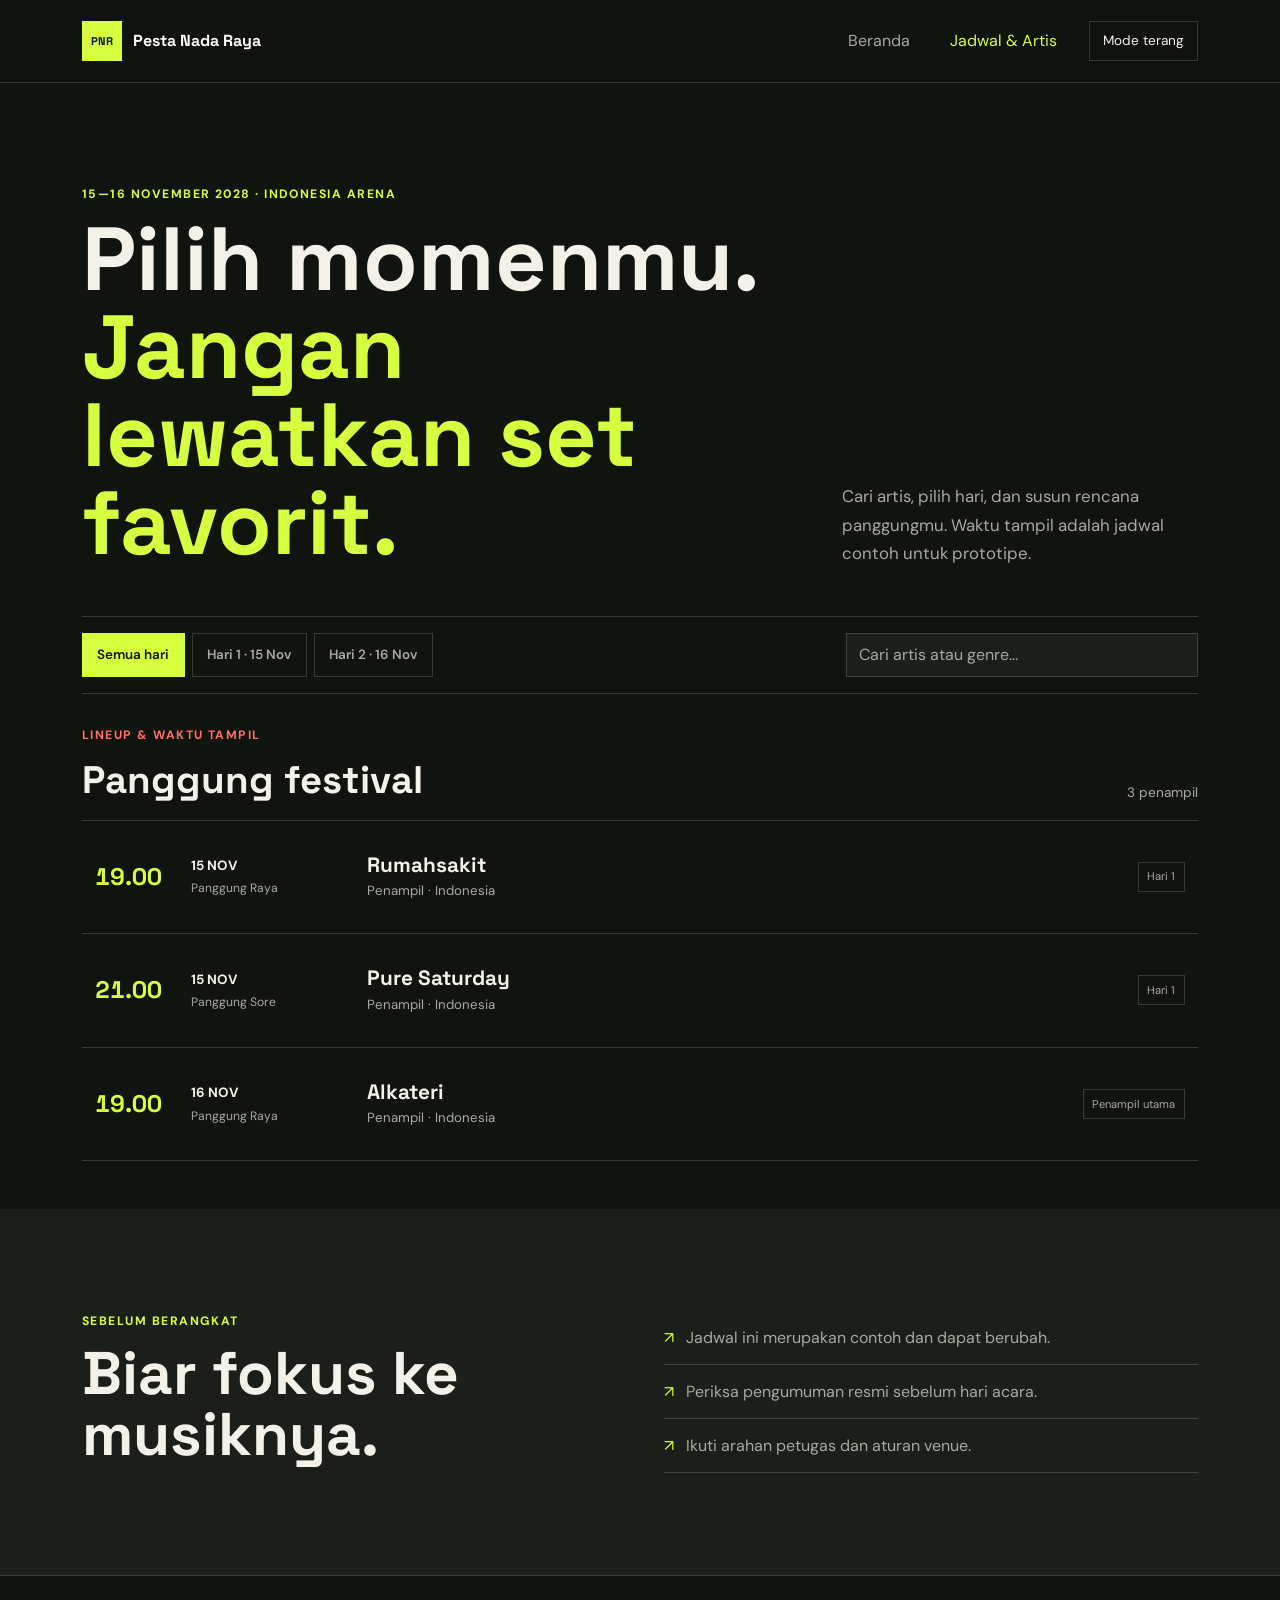
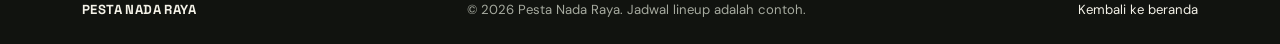
<file: jadwal.html>
<!doctype html>
<html lang="id" data-theme="dark">
<head>
  <meta charset="utf-8">
  <meta name="viewport" content="width=device-width, initial-scale=1">
  <meta name="theme-color" content="#11130f">
  <meta name="description" content="Jadwal panggung dan lineup Pesta Nada Raya, 15—16 November 2028.">
  <title>Jadwal &amp; Artis — Pesta Nada Raya</title>
  <link rel="preconnect" href="https://fonts.googleapis.com">
  <link rel="preconnect" href="https://fonts.gstatic.com" crossorigin>
  <link href="https://fonts.googleapis.com/css2?family=DM+Sans:wght@400;500;600;700&family=Space+Grotesk:wght@500;600;700&display=swap" rel="stylesheet">
  <link href="https://cdn.jsdelivr.net/npm/bootstrap@5.3.8/dist/css/bootstrap.min.css" rel="stylesheet" integrity="sha384-sRIl4kxILFvY47J16cr9ZwB07vP4J8+LH7qKQnuqkuIAvNWLzeN8tE5YBujZqJLB" crossorigin="anonymous">
  <link rel="stylesheet" href="style.css">
</head>
<body>
  <a class="skip-link" href="#konten-utama">Lewati ke konten utama</a>

  <header class="site-header">
    <nav class="navbar navbar-expand-lg navbar-dark" aria-label="Navigasi utama">
      <div class="container py-2">
        <a class="navbar-brand brand-mark" href="index.html"><span class="brand-symbol">PNR</span><span>Pesta Nada Raya</span></a>
        <button class="navbar-toggler" type="button" data-bs-toggle="collapse" data-bs-target="#menuUtama" aria-controls="menuUtama" aria-expanded="false" aria-label="Buka navigasi"><span class="navbar-toggler-icon"></span></button>
        <div class="collapse navbar-collapse" id="menuUtama">
          <ul class="navbar-nav ms-auto align-items-lg-center gap-lg-4">
            <li class="nav-item"><a class="nav-link" href="index.html">Beranda</a></li>
            <li class="nav-item"><a class="nav-link active" aria-current="page" href="jadwal.html">Jadwal &amp; Artis</a></li>
            <li class="nav-item mt-3 mt-lg-0"><button class="theme-toggle" type="button" data-theme-toggle aria-pressed="false">Mode terang</button></li>
          </ul>
        </div>
      </div>
    </nav>
  </header>

  <main id="konten-utama">
    <section class="schedule-intro section-space" aria-labelledby="judul-halaman">
      <div class="container">
        <p class="eyebrow text-lime">15—16 November 2028 · Indonesia Arena</p>
        <div class="row align-items-end g-4">
          <div class="col-lg-8"><h1 id="judul-halaman">Pilih momenmu.<br><span class="text-lime">Jangan lewatkan set favorit.</span></h1></div>
          <div class="col-lg-4"><p class="section-copy">Cari artis, pilih hari, dan susun rencana panggungmu. Waktu tampil adalah jadwal contoh untuk prototipe.</p></div>
        </div>
      </div>
    </section>

    <section class="schedule-section pb-5" aria-labelledby="judul-jadwal">
      <div class="container">
        <div class="schedule-toolbar">
          <div class="day-filters" role="group" aria-label="Filter hari festival">
            <button class="filter-button is-active" type="button" data-day-filter="all" aria-pressed="true">Semua hari</button>
            <button class="filter-button" type="button" data-day-filter="2028-11-15" aria-pressed="false">Hari 1 · 15 Nov</button>
            <button class="filter-button" type="button" data-day-filter="2028-11-16" aria-pressed="false">Hari 2 · 16 Nov</button>
          </div>
          <div class="artist-search">
            <label class="visually-hidden" for="cari-artis">Cari nama artis</label>
            <input class="form-control" id="cari-artis" type="search" placeholder="Cari artis atau genre..." autocomplete="off">
          </div>
        </div>

        <div class="d-flex flex-wrap justify-content-between align-items-end gap-3 schedule-heading">
          <div><p class="eyebrow">Lineup &amp; waktu tampil</p><h2 id="judul-jadwal">Panggung festival</h2></div>
          <p class="results-count mb-0" aria-live="polite"><span data-result-count>3</span> penampil</p>
        </div>

        <div class="schedule-list" data-schedule-list>
          <article class="schedule-row" data-artist data-day="2028-11-15" data-stage="panggung-raya">
            <time class="schedule-time" datetime="2028-11-15T19:00:00+07:00">19.00</time>
            <div class="schedule-day">15 NOV <span>Panggung Raya</span></div>
            <div class="schedule-artist"><h3>Rumahsakit</h3><p>Penampil · Indonesia</p></div>
            <span class="schedule-tag">Hari 1</span>
          </article>
          <article class="schedule-row" data-artist data-day="2028-11-15" data-stage="panggung-sore">
            <time class="schedule-time" datetime="2028-11-15T21:00:00+07:00">21.00</time>
            <div class="schedule-day">15 NOV <span>Panggung Sore</span></div>
            <div class="schedule-artist"><h3>Pure Saturday</h3><p>Penampil · Indonesia</p></div>
            <span class="schedule-tag">Hari 1</span>
          </article>
          <article class="schedule-row" data-artist data-day="2028-11-16" data-stage="panggung-raya">
            <time class="schedule-time" datetime="2028-11-16T19:00:00+07:00">19.00</time>
            <div class="schedule-day">16 NOV <span>Panggung Raya</span></div>
            <div class="schedule-artist"><h3>Alkateri</h3><p>Penampil · Indonesia</p></div>
            <span class="schedule-tag">Penampil utama</span>
          </article>
        </div>
        <p class="empty-state" data-empty-state hidden>Tidak ada artis yang cocok. Coba kata kunci lain.</p>
      </div>
    </section>

    <section class="schedule-note section-space" aria-labelledby="judul-catatan">
      <div class="container note-layout">
        <div><p class="eyebrow text-lime">Sebelum berangkat</p><h2 id="judul-catatan">Biar fokus ke musiknya.</h2></div>
        <ul class="note-list">
          <li>Jadwal ini merupakan contoh dan dapat berubah.</li>
          <li>Periksa pengumuman resmi sebelum hari acara.</li>
          <li>Ikuti arahan petugas dan aturan venue.</li>
        </ul>
      </div>
    </section>
  </main>

  <footer class="site-footer">
    <div class="container d-flex flex-column flex-md-row justify-content-between gap-3">
      <a class="footer-brand" href="index.html">PESTA NADA RAYA</a>
      <p class="mb-0">&copy; <span data-current-year>2026</span> Pesta Nada Raya. Jadwal lineup adalah contoh.</p>
      <a href="index.html">Kembali ke beranda</a>
    </div>
  </footer>

  <script src="https://cdn.jsdelivr.net/npm/bootstrap@5.3.8/dist/js/bootstrap.bundle.min.js" integrity="sha384-FKyoEForCGlyvwx9Hj09JcYn3nv7wiPVlz7YYwJrWVcXK/BmnVDxM+D2scQbITxI" crossorigin="anonymous"></script>
  <script src="script.js" defer></script>
</body>
</html>
</file>
<file: style.css>
:root {
  color-scheme: dark;
  --page: #11130f;
  --surface: #1b1e19;
  --surface-2: #252922;
  --ink: #f4f2e8;
  --muted: #a6aa9f;
  --line: rgba(244, 242, 232, .17);
  --lime: #d5ff3f;
  --coral: #ff705d;
  --blue: #91d9df;
  --paper: #eeeadf;
  --paper-ink: #181a15;
}

html[data-theme="light"] {
  color-scheme: light;
  --page: #eeeadf;
  --surface: #faf8f1;
  --surface-2: #e3dfd3;
  --ink: #181a15;
  --muted: #5b6056;
  --line: rgba(24, 26, 21, .19);
  --paper: #181a15;
  --paper-ink: #f4f2e8;
}

* { box-sizing: border-box; }

html { scroll-behavior: smooth; scroll-padding-top: 5rem; }

body {
  margin: 0;
  background: var(--page);
  color: var(--ink);
  font-family: "DM Sans", Arial, sans-serif;
  transition: background-color .2s ease, color .2s ease;
}

h1, h2, h3, .brand-mark, .footer-brand { font-family: "Space Grotesk", sans-serif; }
h1, h2, h3, p { text-wrap: pretty; }
a { color: inherit; }
a:focus-visible, button:focus-visible, input:focus-visible { outline: 3px solid var(--lime); outline-offset: 3px; }

.skip-link {
  position: absolute;
  left: 1rem;
  top: -5rem;
  z-index: 1000;
  padding: .75rem 1rem;
  background: var(--lime);
  color: #11130f;
}
.skip-link:focus { top: 1rem; }

.site-header { position: sticky; top: 0; z-index: 100; background: color-mix(in srgb, var(--page) 92%, transparent); backdrop-filter: blur(14px); border-bottom: 1px solid var(--line); }
.navbar { --bs-navbar-color: var(--muted); --bs-navbar-hover-color: var(--ink); --bs-navbar-active-color: var(--lime); }
.brand-mark { display: inline-flex; align-items: center; gap: .7rem; font-size: 1rem; font-weight: 700; letter-spacing: 0; }
.brand-symbol { display: grid; width: 2.5rem; aspect-ratio: 1; place-items: center; background: var(--lime); color: #11130f; font-size: .7rem; font-weight: 700; }
.theme-toggle { border: 1px solid var(--line); padding: .55rem .8rem; color: var(--ink); background: transparent; font: inherit; font-size: .85rem; }
.navbar-toggler { border-color: var(--line); }

.festival-hero { min-height: min(760px, calc(100svh - 70px)); position: relative; display: flex; align-items: end; overflow: hidden; background: #29231e; }
.hero-image, .hero-shade { position: absolute; inset: 0; width: 100%; height: 100%; }
.hero-image { object-fit: cover; object-position: center 48%; }
.hero-shade { background: linear-gradient(90deg, rgba(10, 12, 10, .86), rgba(10, 12, 10, .28) 66%, rgba(10, 12, 10, .12)), linear-gradient(0deg, rgba(10, 12, 10, .55), transparent 50%); }
.hero-content { position: relative; z-index: 1; padding-top: 5.5rem; padding-bottom: clamp(3.5rem, 9vh, 6.5rem); }
.eyebrow { margin: 0 0 .8rem; color: var(--coral); font-size: .76rem; font-weight: 700; letter-spacing: .12em; text-transform: uppercase; }
.text-lime { color: var(--lime) !important; }
.live-dot { display: inline-block; width: .55rem; height: .55rem; margin-right: .4rem; border-radius: 50%; background: var(--lime); box-shadow: 0 0 16px var(--lime); }
.festival-hero h1 { max-width: 850px; margin: 0; color: #fff; font-size: clamp(3.4rem, 9vw, 8rem); font-weight: 700; line-height: .88; }
.festival-hero h1 span { color: var(--lime); }
.hero-description { max-width: 34rem; margin: 1.35rem 0 0; color: rgba(255,255,255,.86); font-size: clamp(1rem, 2vw, 1.25rem); }
.button { display: inline-flex; min-height: 3rem; align-items: center; justify-content: center; gap: 1.3rem; padding: .8rem 1.15rem; text-decoration: none; font-size: .92rem; font-weight: 700; transition: transform .2s ease, background-color .2s ease; }
.button:hover { transform: translateY(-2px); }
.button-lime { background: var(--lime); color: #10120f; }
.button-lime:hover { background: #e2ff78; color: #10120f; }
.button-glass { border: 1px solid rgba(255,255,255,.65); color: #fff; background: rgba(12,14,12,.24); }
.button-glass:hover { color: #fff; background: rgba(255,255,255,.14); }
.hero-caption { margin: 2rem 0 0; color: rgba(255,255,255,.78); font-size: .84rem; letter-spacing: .04em; }
.hero-caption span { padding: 0 .5rem; color: var(--lime); }
.hero-scroll { position: absolute; right: max(1.2rem, calc((100vw - 1320px) / 2)); bottom: 2rem; z-index: 1; display: grid; width: 2.7rem; aspect-ratio: 1; place-items: center; border: 1px solid rgba(255,255,255,.5); color: white; text-decoration: none; font-size: 1.4rem; }

.event-strip { border-bottom: 1px solid var(--line); background: var(--surface); }
.event-grid { display: grid; grid-template-columns: repeat(4, 1fr); }
.event-grid > div { display: flex; min-height: 6rem; flex-direction: column; justify-content: center; gap: .25rem; padding: 1rem 1.25rem; border-right: 1px solid var(--line); }
.event-grid > div:first-child { padding-left: 0; }
.event-grid > div:last-child { border-right: 0; }
.event-label { color: var(--muted); font-size: .72rem; letter-spacing: .07em; text-transform: uppercase; }
.event-grid strong { font-family: "Space Grotesk", sans-serif; font-size: .95rem; }
.countdown { display: flex; gap: .7rem; }
.countdown span { display: flex; align-items: baseline; gap: .2rem; }
.countdown strong { color: var(--lime); font-size: 1.05rem; font-variant-numeric: tabular-nums; }
.countdown small { color: var(--muted); font-size: .67rem; }

.section-space { padding: clamp(4rem, 8vw, 7rem) 0; }
.section-heading { margin-bottom: 2rem; }
.section-heading h2, .experience-section h2, .ticket-panel h2, .schedule-note h2 { margin: 0; font-size: clamp(2rem, 4.7vw, 4rem); font-weight: 700; line-height: 1.02; }
.text-link { color: var(--lime); font-weight: 700; text-decoration: none; }
.text-link:hover { text-decoration: underline; text-underline-offset: .3rem; }
.artist-feature-grid { align-items: stretch; }
.artist-feature { position: relative; min-height: 19rem; height: 100%; overflow: hidden; background: var(--surface-2); }
.artist-feature img { position: absolute; inset: 0; width: 100%; height: 100%; object-fit: cover; transition: transform .45s ease; }
.artist-feature:hover img { transform: scale(1.04); }
.artist-feature::after { position: absolute; inset: 30% 0 0; content: ""; background: linear-gradient(0deg, rgba(0,0,0,.83), transparent); }
.artist-feature-large { min-height: 28rem; }
.artist-feature-tall { min-height: 28rem; }
.artist-stack { display: grid; height: 100%; grid-template-rows: 1fr 1fr; gap: .75rem; }
.artist-feature-short { min-height: 13.5rem; }
.artist-feature-color { background: var(--coral); color: #11130f; }
.artist-feature-color::after { display: none; }
.artist-type { position: absolute; top: 1rem; right: 1rem; color: rgba(17,19,15,.2); font-family: "Space Grotesk", sans-serif; font-size: clamp(2rem, 4vw, 3.6rem); font-weight: 700; line-height: .82; text-align: right; }
.artist-overlay { position: absolute; right: 1.25rem; bottom: 1.2rem; left: 1.25rem; z-index: 1; }
.artist-overlay span { color: rgba(255,255,255,.78); font-size: .75rem; }
.artist-feature-color .artist-overlay span { color: rgba(17,19,15,.72); }
.artist-overlay h3 { margin: .25rem 0 0; color: white; font-size: clamp(1.6rem, 3vw, 2.5rem); font-weight: 700; }
.artist-feature-color .artist-overlay h3 { color: #11130f; }

.experience-section { background: var(--paper); color: var(--paper-ink); }
.experience-section .eyebrow { color: #a63e32; }
.section-copy { max-width: 34rem; margin: 0; color: var(--muted); font-size: 1.05rem; line-height: 1.7; }
.experience-section .section-copy { color: #55594f; }
.experience-item { min-height: 15rem; padding: 1.3rem 0; border-top: 1px solid rgba(24,26,21,.28); }
.experience-number { color: #a63e32; font-size: .78rem; font-weight: 700; }
.experience-item h3 { margin: 2rem 0 .6rem; font-size: 1.45rem; font-weight: 700; }
.experience-item p { max-width: 22rem; margin: 0; color: #55594f; }

.ticket-section { padding-top: 1.25rem; }
.ticket-panel { display: flex; align-items: end; justify-content: space-between; gap: 2rem; padding: clamp(1.5rem, 5vw, 4rem); border: 1px solid var(--line); background: var(--surface); }
.ticket-panel h2 { max-width: 42rem; }
.ticket-panel p:not(.eyebrow) { max-width: 34rem; margin: 1rem 0 0; color: var(--muted); }
.site-footer { padding: 1.5rem 0; border-top: 1px solid var(--line); color: var(--muted); font-size: .82rem; }
.site-footer a { color: var(--ink); text-decoration: none; }
.site-footer a:hover { color: var(--lime); }
.footer-brand { font-weight: 700; letter-spacing: .03em; }

.schedule-intro { padding-bottom: 3rem; }
.schedule-intro h1 { margin: 0; font-family: "Space Grotesk", sans-serif; font-size: clamp(2.7rem, 7vw, 6.5rem); font-weight: 700; line-height: .98; }
.schedule-intro .section-copy { color: var(--muted); }
.schedule-toolbar { display: flex; flex-wrap: wrap; align-items: center; justify-content: space-between; gap: 1rem; padding: 1rem 0; border-top: 1px solid var(--line); border-bottom: 1px solid var(--line); }
.day-filters { display: flex; flex-wrap: wrap; gap: .45rem; }
.filter-button { min-height: 2.7rem; padding: .65rem .9rem; border: 1px solid var(--line); color: var(--muted); background: transparent; font: inherit; font-size: .84rem; font-weight: 600; }
.filter-button:hover, .filter-button.is-active { border-color: var(--lime); color: #11130f; background: var(--lime); }
.artist-search { width: min(100%, 22rem); }
.artist-search .form-control { min-height: 2.8rem; border-color: var(--line); border-radius: 0; color: var(--ink); background: var(--surface); }
.artist-search .form-control::placeholder { color: var(--muted); }
.artist-search .form-control:focus { border-color: var(--lime); box-shadow: 0 0 0 .2rem rgba(213,255,63,.15); }
.schedule-heading { padding: 2rem 0 1rem; }
.schedule-heading h2 { margin: 0; font-family: "Space Grotesk", sans-serif; font-size: clamp(1.8rem, 3vw, 2.5rem); font-weight: 700; }
.results-count { color: var(--muted); font-size: .85rem; }
.schedule-list { border-top: 1px solid var(--line); }
.schedule-row { display: grid; grid-template-columns: 5rem 10rem minmax(0,1fr) auto; align-items: center; gap: 1rem; min-height: 7.1rem; padding: 1rem .8rem; border-bottom: 1px solid var(--line); transition: background-color .15s ease; }
.schedule-row:hover { background: var(--surface); }
.schedule-time { color: var(--lime); font-family: "Space Grotesk", sans-serif; font-size: 1.5rem; font-weight: 700; font-variant-numeric: tabular-nums; }
.schedule-day { color: var(--ink); font-size: .84rem; font-weight: 700; }
.schedule-day span { display: block; margin-top: .2rem; color: var(--muted); font-size: .76rem; font-weight: 400; }
.schedule-artist h3 { margin: 0; font-family: "Space Grotesk", sans-serif; font-size: 1.3rem; font-weight: 700; }
.schedule-artist p { margin: .2rem 0 0; color: var(--muted); font-size: .83rem; }
.schedule-tag { padding: .35rem .55rem; border: 1px solid var(--line); color: var(--muted); font-size: .7rem; }
.empty-state { margin: 1rem 0; padding: 1rem; border-left: 3px solid var(--coral); color: var(--muted); background: var(--surface); }
.schedule-note { background: var(--surface); }
.note-layout { display: grid; grid-template-columns: 1fr 1fr; align-items: start; gap: 3rem; }
.note-list { margin: 0; padding: 0; list-style: none; }
.note-list li { padding: .9rem 0; border-bottom: 1px solid var(--line); color: var(--muted); }
.note-list li::before { content: "↗"; padding-right: .75rem; color: var(--lime); }

@media (max-width: 767.98px) {
  .event-grid { grid-template-columns: repeat(2, 1fr); }
  .event-grid > div { min-height: 5.4rem; padding: .8rem .6rem; border-bottom: 1px solid var(--line); }
  .event-grid > div:first-child { padding-left: .6rem; }
  .event-grid > div:nth-child(2) { border-right: 0; }
  .event-grid > div:last-child { grid-column: 1 / -1; }
  .artist-feature-large, .artist-feature-tall { min-height: 22rem; }
  .artist-stack { grid-template-rows: 13rem 13rem; }
  .ticket-panel { align-items: start; flex-direction: column; }
  .schedule-row { grid-template-columns: 4rem minmax(0,1fr) auto; gap: .75rem; }
  .schedule-day { grid-column: 2; grid-row: 1; }
  .schedule-time { grid-column: 1; grid-row: 1 / span 2; align-self: start; padding-top: .4rem; font-size: 1.2rem; }
  .schedule-artist { grid-column: 2; }
  .schedule-tag { grid-column: 3; grid-row: 1 / span 2; align-self: center; }
  .note-layout { grid-template-columns: 1fr; gap: 1.5rem; }
}

@media (max-width: 420px) {
  .schedule-row { grid-template-columns: 3.4rem minmax(0,1fr); }
  .schedule-tag { grid-column: 2; grid-row: 3; justify-self: start; }
}

@media (prefers-reduced-motion: reduce) {
  *, *::before, *::after { scroll-behavior: auto !important; transition-duration: .01ms !important; animation-duration: .01ms !important; }
}
</file>
